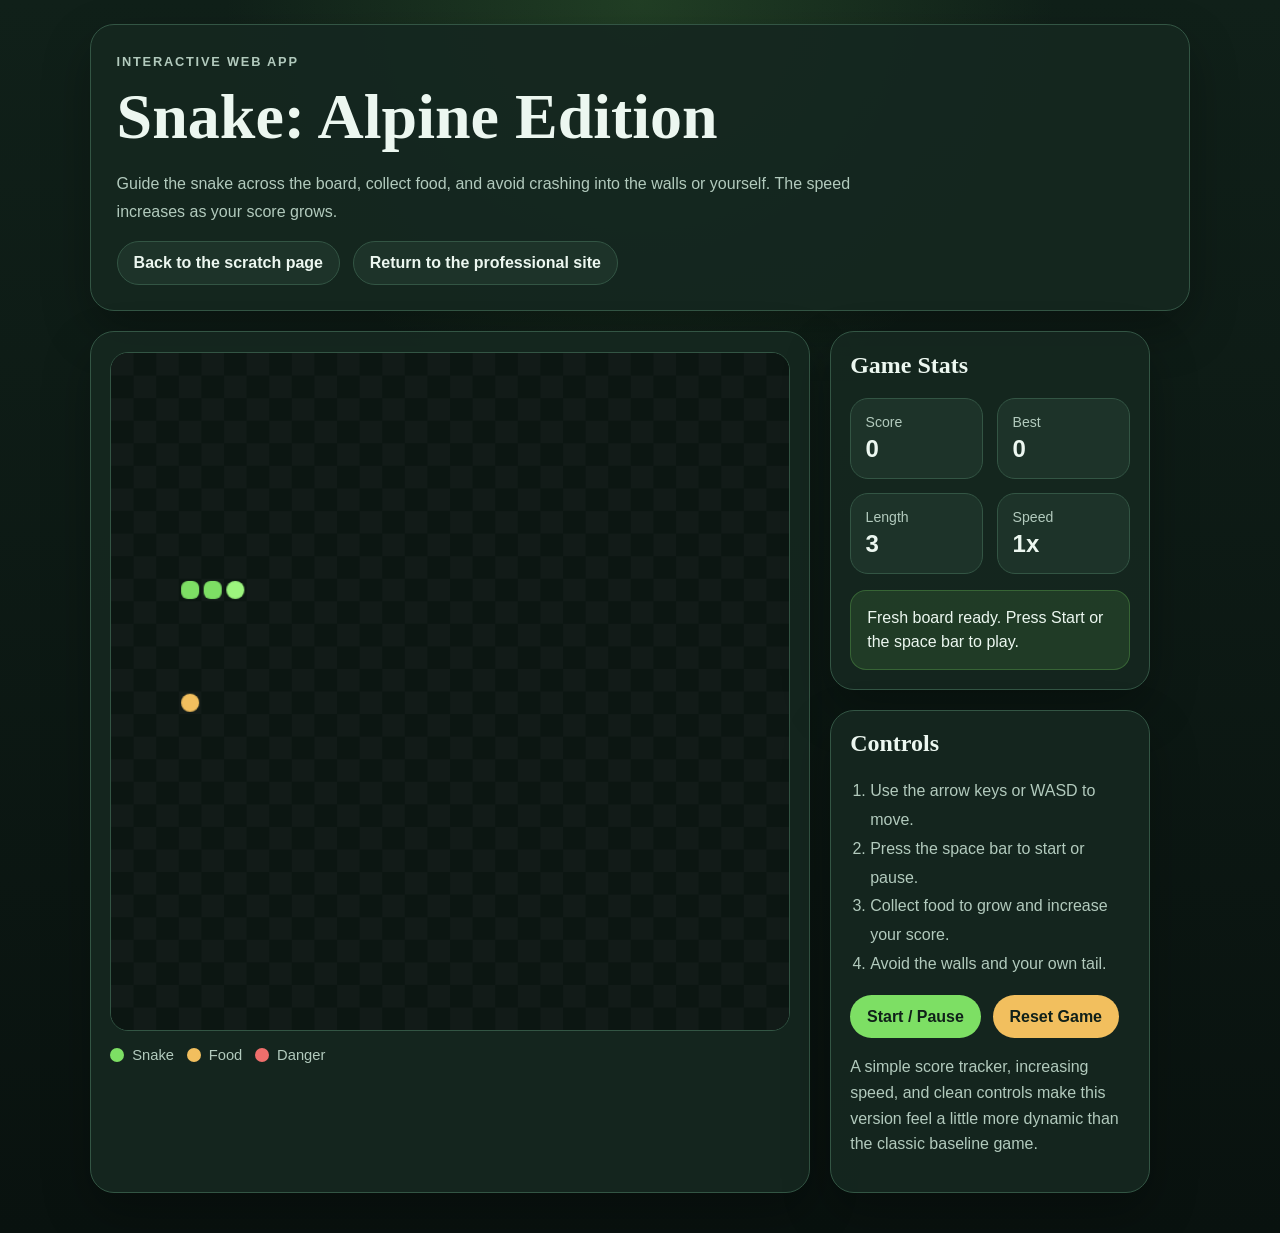
<file: app.html>
<!DOCTYPE html>
<html lang="en">
<head>
    <meta charset="UTF-8" />
    <meta name="viewport" content="width=device-width, initial-scale=1.0" />
    <title>Snake Game</title>
    <style>
        :root {
            --bg: #0e1b16;
            --panel: #15271f;
            --panel-2: #1d3329;
            --line: #335544;
            --text: #ecf7f0;
            --muted: #b2cabd;
            --accent: #7ddf64;
            --accent-2: #f2bf5e;
            --danger: #ef6f6c;
        }

        * {
            box-sizing: border-box;
        }

        body {
            margin: 0;
            min-height: 100vh;
            font-family: "Trebuchet MS", Arial, sans-serif;
            color: var(--text);
            background:
                radial-gradient(circle at top, rgba(125, 223, 100, 0.16), transparent 30%),
                linear-gradient(180deg, #102019 0%, #09120f 100%);
        }

        .page {
            width: min(1100px, calc(100% - 1.5rem));
            margin: 0 auto;
            padding: 1.5rem 0 2.5rem;
        }

        .hero,
        .board-card,
        .sidebar-card,
        .controls-card {
            background: rgba(21, 39, 31, 0.94);
            border: 1px solid var(--line);
            border-radius: 24px;
            box-shadow: 0 20px 48px rgba(0, 0, 0, 0.28);
        }

        .hero {
            padding: 1.6rem;
            margin-bottom: 1.25rem;
        }

        .eyebrow {
            margin: 0 0 0.5rem;
            color: var(--accent-2);
            text-transform: uppercase;
            letter-spacing: 0.14em;
            font-size: 0.8rem;
            font-weight: 700;
        }

        h1,
        h2 {
            font-family: Georgia, "Times New Roman", serif;
            margin-top: 0;
        }

        h1 {
            margin-bottom: 0.65rem;
            font-size: clamp(2.25rem, 5vw, 4rem);
        }

        .hero p {
            color: var(--muted);
            line-height: 1.7;
            max-width: 760px;
        }

        .hero-links {
            display: flex;
            flex-wrap: wrap;
            gap: 0.8rem;
            margin-top: 1rem;
        }

        .hero-links a {
            text-decoration: none;
            color: var(--text);
            background: var(--panel-2);
            border: 1px solid var(--line);
            border-radius: 999px;
            padding: 0.75rem 1rem;
            font-weight: 700;
        }

        .layout {
            display: grid;
            grid-template-columns: minmax(0, 720px) 320px;
            gap: 1.25rem;
        }

        .board-card {
            padding: 1.2rem;
        }

        canvas {
            width: 100%;
            max-width: 680px;
            aspect-ratio: 1 / 1;
            display: block;
            margin: 0 auto;
            background:
                linear-gradient(90deg, rgba(255,255,255,0.03) 1px, transparent 1px),
                linear-gradient(rgba(255,255,255,0.03) 1px, transparent 1px),
                #0c1612;
            background-size: 5% 5%;
            border: 1px solid var(--line);
            border-radius: 18px;
        }

        .sidebar {
            display: grid;
            gap: 1.25rem;
        }

        .sidebar-card,
        .controls-card {
            padding: 1.2rem;
        }

        .stats {
            display: grid;
            grid-template-columns: repeat(2, minmax(0, 1fr));
            gap: 0.9rem;
            margin-top: 1rem;
        }

        .stat {
            background: var(--panel-2);
            border: 1px solid var(--line);
            border-radius: 18px;
            padding: 0.9rem;
        }

        .stat-label {
            color: var(--muted);
            font-size: 0.88rem;
            margin-bottom: 0.35rem;
        }

        .stat-value {
            font-size: 1.5rem;
            font-weight: 800;
        }

        .status {
            margin-top: 1rem;
            padding: 0.95rem 1rem;
            border-radius: 16px;
            background: rgba(125, 223, 100, 0.12);
            border: 1px solid rgba(125, 223, 100, 0.25);
            color: var(--text);
            line-height: 1.5;
        }

        .controls-list {
            margin: 0;
            padding-left: 1.25rem;
            color: var(--muted);
            line-height: 1.8;
        }

        .button-row {
            display: flex;
            flex-wrap: wrap;
            gap: 0.75rem;
            margin-top: 1rem;
        }

        button {
            border: 0;
            border-radius: 999px;
            padding: 0.8rem 1.05rem;
            font: inherit;
            font-weight: 800;
            cursor: pointer;
            color: #102019;
            background: var(--accent);
        }

        button.secondary {
            background: var(--accent-2);
        }

        .note {
            color: var(--muted);
            line-height: 1.6;
        }

        .legend {
            display: flex;
            flex-wrap: wrap;
            gap: 0.8rem;
            margin-top: 1rem;
        }

        .legend-item {
            display: inline-flex;
            align-items: center;
            gap: 0.5rem;
            color: var(--muted);
            font-size: 0.92rem;
        }

        .swatch {
            width: 14px;
            height: 14px;
            border-radius: 50%;
        }

        @media (max-width: 920px) {
            .layout {
                grid-template-columns: 1fr;
            }
        }
    </style>
</head>
<body>
    <div class="page">
        <section class="hero">
            <p class="eyebrow">Interactive Web App</p>
            <h1>Snake: Alpine Edition</h1>
            <p>
                Guide the snake across the board, collect food, and avoid crashing into the walls or yourself. The speed
                increases as your score grows.
            </p>
            <div class="hero-links">
                <a href="fromScratch.html">Back to the scratch page</a>
                <a href="index.html">Return to the professional site</a>
            </div>
        </section>

        <section class="layout">
            <div class="board-card">
                <canvas id="gameBoard" width="600" height="600" aria-label="Snake game board"></canvas>
                <div class="legend">
                    <span class="legend-item"><span class="swatch" style="background:#7ddf64"></span> Snake</span>
                    <span class="legend-item"><span class="swatch" style="background:#f2bf5e"></span> Food</span>
                    <span class="legend-item"><span class="swatch" style="background:#ef6f6c"></span> Danger</span>
                </div>
            </div>

            <div class="sidebar">
                <div class="sidebar-card">
                    <h2>Game Stats</h2>
                    <div class="stats">
                        <div class="stat">
                            <div class="stat-label">Score</div>
                            <div class="stat-value" id="score">0</div>
                        </div>
                        <div class="stat">
                            <div class="stat-label">Best</div>
                            <div class="stat-value" id="bestScore">0</div>
                        </div>
                        <div class="stat">
                            <div class="stat-label">Length</div>
                            <div class="stat-value" id="length">3</div>
                        </div>
                        <div class="stat">
                            <div class="stat-label">Speed</div>
                            <div class="stat-value" id="speed">1x</div>
                        </div>
                    </div>
                    <div class="status" id="statusMessage">Press Start or hit the space bar to begin.</div>
                </div>

                <div class="controls-card">
                    <h2>Controls</h2>
                    <ol class="controls-list">
                        <li>Use the arrow keys or WASD to move.</li>
                        <li>Press the space bar to start or pause.</li>
                        <li>Collect food to grow and increase your score.</li>
                        <li>Avoid the walls and your own tail.</li>
                    </ol>
                    <div class="button-row">
                        <button id="startButton" type="button">Start / Pause</button>
                        <button id="resetButton" class="secondary" type="button">Reset Game</button>
                    </div>
                    <p class="note">
                        A simple score tracker, increasing speed, and clean controls make this version feel a little more
                        dynamic than the classic baseline game.
                    </p>
                </div>
            </div>
        </section>
    </div>

    <script>
        const board = document.getElementById("gameBoard");
        const ctx = board.getContext("2d");
        const scoreEl = document.getElementById("score");
        const bestScoreEl = document.getElementById("bestScore");
        const lengthEl = document.getElementById("length");
        const speedEl = document.getElementById("speed");
        const statusEl = document.getElementById("statusMessage");
        const startButton = document.getElementById("startButton");
        const resetButton = document.getElementById("resetButton");

        const gridSize = 20;
        const tileCount = board.width / gridSize;
        let bestScore = 0;
        let animationId = null;
        let lastTick = 0;

        const state = {
            running: false,
            gameOver: false,
            tickDelay: 150,
            score: 0,
            direction: { x: 1, y: 0 },
            nextDirection: { x: 1, y: 0 },
            snake: [],
            food: { x: 10, y: 10 }
        };

        function resetGame() {
            state.running = false;
            state.gameOver = false;
            state.tickDelay = 150;
            state.score = 0;
            state.direction = { x: 1, y: 0 };
            state.nextDirection = { x: 1, y: 0 };
            state.snake = [
                { x: 5, y: 10 },
                { x: 4, y: 10 },
                { x: 3, y: 10 }
            ];
            placeFood();
            updateStats();
            statusEl.textContent = "Fresh board ready. Press Start or the space bar to play.";
            draw();
        }

        function placeFood() {
            let valid = false;
            while (!valid) {
                const candidate = {
                    x: Math.floor(Math.random() * tileCount),
                    y: Math.floor(Math.random() * tileCount)
                };
                valid = !state.snake.some((segment) => segment.x === candidate.x && segment.y === candidate.y);
                if (valid) {
                    state.food = candidate;
                }
            }
        }

        function updateStats() {
            scoreEl.textContent = state.score;
            bestScoreEl.textContent = bestScore;
            lengthEl.textContent = state.snake.length;
            const speedMultiplier = (150 / state.tickDelay).toFixed(1).replace(".0", "");
            speedEl.textContent = `${speedMultiplier}x`;
        }

        function drawCell(x, y, color, radius = 6) {
            ctx.fillStyle = color;
            ctx.beginPath();
            ctx.roundRect(x * gridSize + 2, y * gridSize + 2, gridSize - 4, gridSize - 4, radius);
            ctx.fill();
        }

        function draw() {
            ctx.clearRect(0, 0, board.width, board.height);

            ctx.fillStyle = "#0c1612";
            ctx.fillRect(0, 0, board.width, board.height);

            for (let y = 0; y < tileCount; y += 1) {
                for (let x = 0; x < tileCount; x += 1) {
                    if ((x + y) % 2 === 0) {
                        ctx.fillStyle = "rgba(255,255,255,0.025)";
                        ctx.fillRect(x * gridSize, y * gridSize, gridSize, gridSize);
                    }
                }
            }

            drawCell(state.food.x, state.food.y, "#f2bf5e", 10);

            state.snake.forEach((segment, index) => {
                const color = index === 0 ? "#9cf57e" : "#7ddf64";
                drawCell(segment.x, segment.y, color, index === 0 ? 10 : 6);
            });

            if (state.gameOver) {
                ctx.fillStyle = "rgba(0,0,0,0.55)";
                ctx.fillRect(0, 0, board.width, board.height);
                ctx.fillStyle = "#ffffff";
                ctx.textAlign = "center";
                ctx.font = "bold 42px Georgia";
                ctx.fillText("Game Over", board.width / 2, board.height / 2 - 10);
                ctx.font = "20px Trebuchet MS";
                ctx.fillText("Press Reset to play again", board.width / 2, board.height / 2 + 30);
            }
        }

        function changeDirection(x, y) {
            if (state.direction.x === -x && state.direction.y === -y && state.running) {
                return;
            }
            state.nextDirection = { x, y };
        }

        function endGame() {
            state.running = false;
            state.gameOver = true;
            bestScore = Math.max(bestScore, state.score);
            updateStats();
            statusEl.textContent = "Crash. Reset the board and see if you can beat your best score.";
            draw();
        }

        function step() {
            state.direction = state.nextDirection;
            const newHead = {
                x: state.snake[0].x + state.direction.x,
                y: state.snake[0].y + state.direction.y
            };

            const hitWall =
                newHead.x < 0 ||
                newHead.y < 0 ||
                newHead.x >= tileCount ||
                newHead.y >= tileCount;

            const hitSelf = state.snake.some((segment) => segment.x === newHead.x && segment.y === newHead.y);

            if (hitWall || hitSelf) {
                endGame();
                return;
            }

            state.snake.unshift(newHead);

            if (newHead.x === state.food.x && newHead.y === state.food.y) {
                state.score += 10;
                state.tickDelay = Math.max(70, state.tickDelay - 5);
                bestScore = Math.max(bestScore, state.score);
                statusEl.textContent = "Nice. The snake got longer and the game sped up.";
                placeFood();
            } else {
                state.snake.pop();
            }

            updateStats();
            draw();
        }

        function gameLoop(timestamp) {
            if (!state.running) {
                animationId = requestAnimationFrame(gameLoop);
                return;
            }

            if (!lastTick) {
                lastTick = timestamp;
            }

            if (timestamp - lastTick >= state.tickDelay) {
                lastTick = timestamp;
                step();
            }

            animationId = requestAnimationFrame(gameLoop);
        }

        function toggleRunning() {
            if (state.gameOver) {
                return;
            }
            state.running = !state.running;
            statusEl.textContent = state.running
                ? "Game on. Stay ahead of the walls and your own tail."
                : "Paused. Press Start or the space bar to continue.";
            if (state.running) {
                lastTick = 0;
            }
        }

        window.addEventListener("keydown", (event) => {
            const key = event.key.toLowerCase();

            if (["arrowup", "arrowdown", "arrowleft", "arrowright", " ", "w", "a", "s", "d"].includes(key)) {
                event.preventDefault();
            }

            if (key === "arrowup" || key === "w") changeDirection(0, -1);
            if (key === "arrowdown" || key === "s") changeDirection(0, 1);
            if (key === "arrowleft" || key === "a") changeDirection(-1, 0);
            if (key === "arrowright" || key === "d") changeDirection(1, 0);
            if (key === " ") toggleRunning();
        });

        startButton.addEventListener("click", toggleRunning);
        resetButton.addEventListener("click", () => {
            resetGame();
        });

        resetGame();
        if (!animationId) {
            animationId = requestAnimationFrame(gameLoop);
        }
    </script>
</body>
</html>
</file>
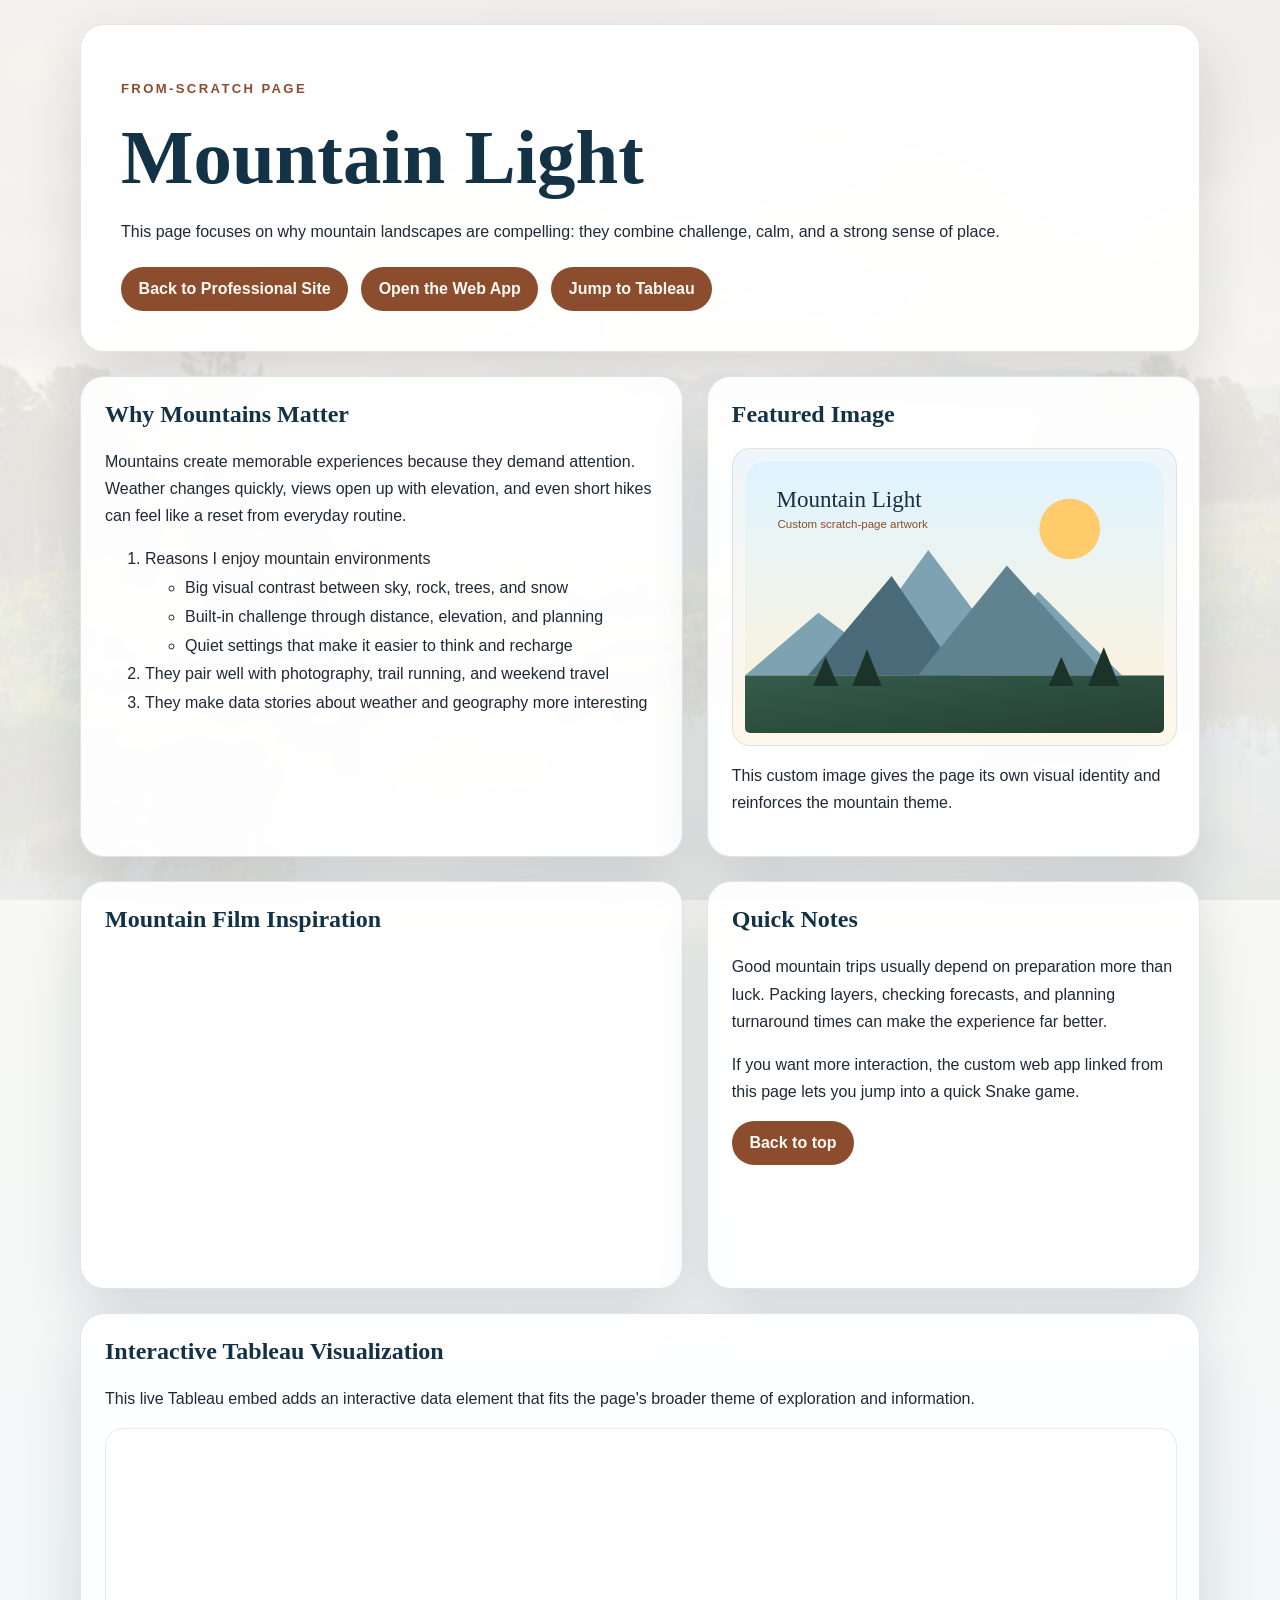
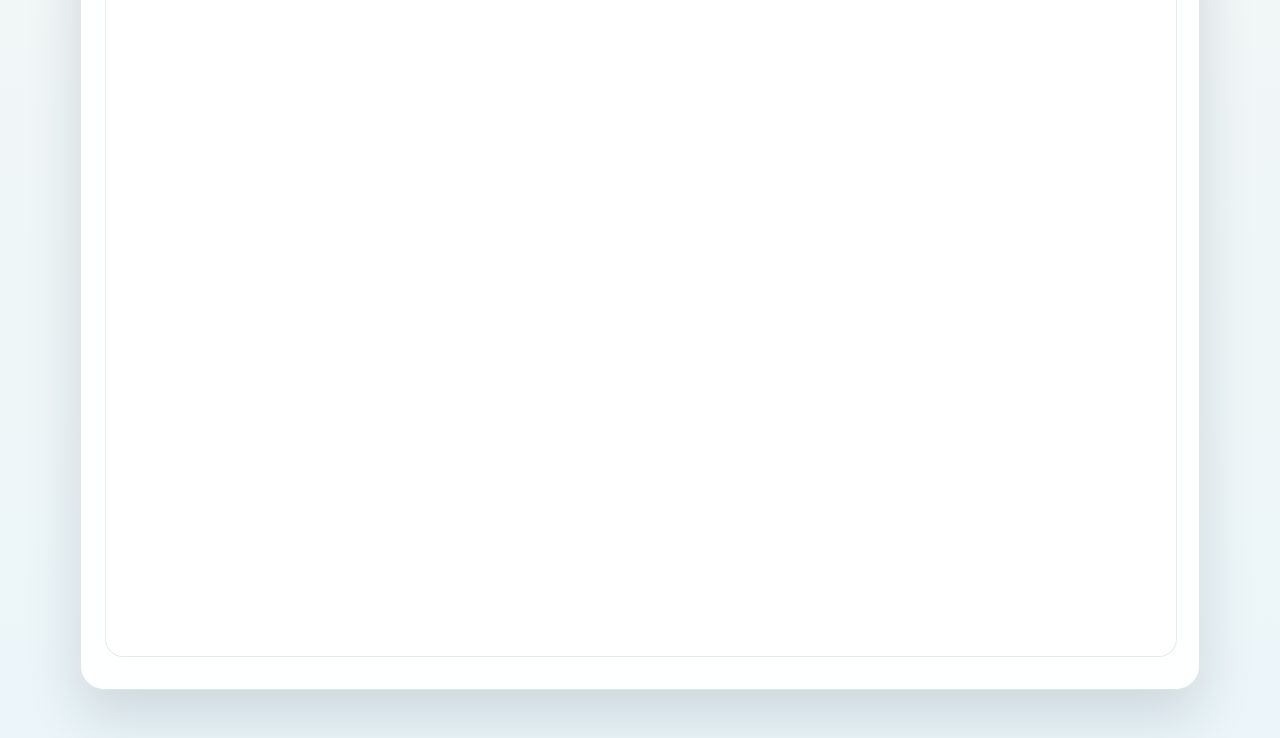
<file: fromScratch.html>
<!DOCTYPE html>
<html lang="en">
<head>
    <meta charset="UTF-8" />
    <meta name="viewport" content="width=device-width, initial-scale=1.0" />
    <meta name="description" content="A custom scratch-built page about mountain landscapes with original HTML and CSS." />
    <title>From Scratch | Mountain Light</title>
    <link rel="stylesheet" href="css/scratch.css" />
</head>
<body>
    <div class="page-shell" id="top">
        <div class="hero-block">
            <div class="hero-copy">
                <p class="eyebrow">From-Scratch Page</p>
                <h1>Mountain Light</h1>
                <p>This page focuses on why mountain landscapes are compelling: they combine challenge, calm, and a strong sense of place.</p>
                <div class="hero-links">
                    <a href="index.html">Back to Professional Site</a>
                    <a href="app.html">Open the Web App</a>
                    <a href="#tableau-section">Jump to Tableau</a>
                </div>
            </div>
        </div>
        <div class="content-grid">
            <div class="info-card">
                <h2>Why Mountains Matter</h2>
                <p>Mountains create memorable experiences because they demand attention. Weather changes quickly, views open up with elevation, and even short hikes can feel like a reset from everyday routine.</p>
                <ol>
                    <li>
                        Reasons I enjoy mountain environments
                        <ul>
                            <li>Big visual contrast between sky, rock, trees, and snow</li>
                            <li>Built-in challenge through distance, elevation, and planning</li>
                            <li>Quiet settings that make it easier to think and recharge</li>
                        </ul>
                    </li>
                    <li>They pair well with photography, trail running, and weekend travel</li>
                    <li>They make data stories about weather and geography more interesting</li>
                </ol>
            </div>
            <div class="photo-card">
                <h2>Featured Image</h2>
                <img src="assets/img/mountain-badge.svg" alt="Custom illustrated mountain badge with sun, peaks, and trees" />
                <p>This custom image gives the page its own visual identity and reinforces the mountain theme.</p>
            </div>
        </div>
        <div class="media-row">
            <div class="video-card">
                <h2>Mountain Film Inspiration</h2>
                <div class="video-frame">
                    <iframe
                        src="https://www.youtube.com/embed/Scxs7L0vhZ4?si=1CzNwI4l6hSgcLz6"
                        title="YouTube video player"
                        allow="accelerometer; autoplay; clipboard-write; encrypted-media; gyroscope; picture-in-picture; web-share"
                        allowfullscreen
                    ></iframe>
                </div>
            </div>
            <div class="notes-card">
                <h2>Quick Notes</h2>
                <p>Good mountain trips usually depend on preparation more than luck. Packing layers, checking forecasts, and planning turnaround times can make the experience far better.</p>
                <p>If you want more interaction, the custom web app linked from this page lets you jump into a quick Snake game.</p>
                <a class="anchor-link" href="#top">Back to top</a>
            </div>
        </div>
        <div class="tableau-card" id="tableau-section">
            <h2>Interactive Tableau Visualization</h2>
            <p>This live Tableau embed adds an interactive data element that fits the page's broader theme of exploration and information.</p>
            <div class="tableauPlaceholder" id="viz1744669953704">
                <noscript>
                    <a href="https://public.tableau.com/views/RegionalSampleWorkbook/College">View the Tableau visualization</a>
                </noscript>
                <object class="tableauViz">
                    <param name="host_url" value="https%3A%2F%2Fpublic.tableau.com%2F" />
                    <param name="embed_code_version" value="3" />
                    <param name="site_root" value="" />
                    <param name="name" value="RegionalSampleWorkbook/College" />
                    <param name="tabs" value="no" />
                    <param name="toolbar" value="yes" />
                    <param name="showVizHome" value="no" />
                </object>
            </div>
        </div>
    </div>
    <script type="text/javascript">
        const divElement = document.getElementById("viz1744669953704");
        const vizElement = divElement.getElementsByTagName("object")[0];
        vizElement.style.width = "100%";
        vizElement.style.height = "827px";
        const scriptElement = document.createElement("script");
        scriptElement.src = "https://public.tableau.com/javascripts/api/viz_v1.js";
        vizElement.parentNode.insertBefore(scriptElement, vizElement);
    </script>
</body>
</html>
</file>
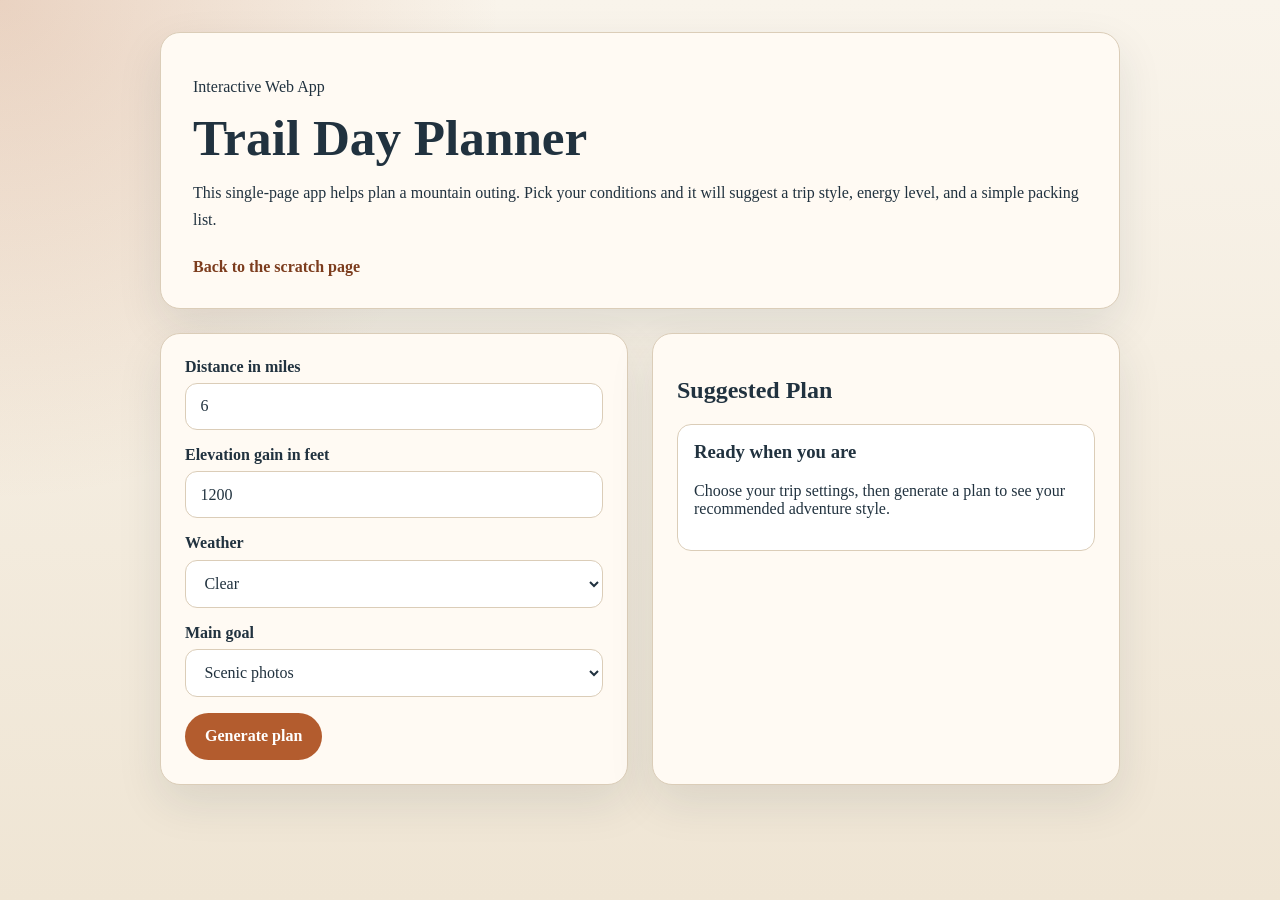
<file: startbootstrap-clean-blog-gh-pages/app.html>
<!DOCTYPE html>
<html lang="en">
<head>
    <meta charset="UTF-8" />
    <meta name="viewport" content="width=device-width, initial-scale=1.0" />
    <title>Trail Day Planner</title>
    <style>
        :root {
            color-scheme: light;
            --bg: #f4efe6;
            --panel: #fffaf3;
            --ink: #21323f;
            --accent: #b35c2e;
            --accent-dark: #7c3c1d;
            --line: #dbcdb8;
        }
        * { box-sizing: border-box; }
        body {
            margin: 0;
            font-family: Georgia, "Times New Roman", serif;
            color: var(--ink);
            background:
                radial-gradient(circle at top left, rgba(179, 92, 46, 0.22), transparent 32%),
                linear-gradient(180deg, #f9f4eb 0%, #efe5d4 100%);
            min-height: 100vh;
        }
        .app-shell {
            width: min(960px, calc(100% - 2rem));
            margin: 0 auto;
            padding: 2rem 0 3rem;
        }
        .app-header,
        .app-panel,
        .results-panel {
            background: var(--panel);
            border: 1px solid var(--line);
            border-radius: 20px;
            box-shadow: 0 18px 45px rgba(33, 50, 63, 0.1);
        }
        .app-header {
            padding: 2rem;
            margin-bottom: 1.5rem;
        }
        .app-header h1 {
            margin: 0 0 0.75rem;
            font-size: clamp(2rem, 4vw, 3.5rem);
        }
        .app-header p {
            margin: 0.5rem 0;
            line-height: 1.7;
        }
        .nav-link {
            display: inline-block;
            margin-top: 1rem;
            color: var(--accent-dark);
            font-weight: 700;
            text-decoration: none;
        }
        .planner-grid {
            display: grid;
            gap: 1.5rem;
            grid-template-columns: repeat(auto-fit, minmax(280px, 1fr));
        }
        .app-panel,
        .results-panel {
            padding: 1.5rem;
        }
        label {
            display: block;
            font-weight: 700;
            margin-bottom: 0.45rem;
        }
        input,
        select {
            width: 100%;
            padding: 0.85rem 0.9rem;
            border: 1px solid var(--line);
            border-radius: 12px;
            background: #fff;
            margin-bottom: 1rem;
            font: inherit;
            color: var(--ink);
        }
        button {
            border: 0;
            border-radius: 999px;
            background: var(--accent);
            color: #fff;
            padding: 0.9rem 1.25rem;
            font: inherit;
            font-weight: 700;
            cursor: pointer;
        }
        .result-card {
            margin-top: 1rem;
            padding: 1rem;
            border-radius: 14px;
            background: #fff;
            border: 1px solid var(--line);
        }
        .result-card h3 {
            margin-top: 0;
        }
        .pill-row {
            display: flex;
            flex-wrap: wrap;
            gap: 0.6rem;
            margin-top: 1rem;
        }
        .pill {
            padding: 0.45rem 0.8rem;
            border-radius: 999px;
            background: #efe1d1;
            color: var(--accent-dark);
            font-weight: 700;
        }
        @media (max-width: 640px) {
            .app-shell {
                width: min(100% - 1rem, 960px);
            }
            .app-header,
            .app-panel,
            .results-panel {
                padding: 1.2rem;
            }
        }
    </style>
</head>
<body>
    <div class="app-shell">
        <div class="app-header">
            <p>Interactive Web App</p>
            <h1>Trail Day Planner</h1>
            <p>This single-page app helps plan a mountain outing. Pick your conditions and it will suggest a trip style, energy level, and a simple packing list.</p>
            <a class="nav-link" href="fromScratch.html">Back to the scratch page</a>
        </div>
        <div class="planner-grid">
            <div class="app-panel">
                <label for="distance">Distance in miles</label>
                <input id="distance" type="number" min="1" max="25" value="6" />
                <label for="elevation">Elevation gain in feet</label>
                <input id="elevation" type="number" min="0" max="6000" value="1200" />
                <label for="weather">Weather</label>
                <select id="weather">
                    <option value="clear">Clear</option>
                    <option value="windy">Windy</option>
                    <option value="hot">Hot</option>
                    <option value="cold">Cold</option>
                </select>
                <label for="goal">Main goal</label>
                <select id="goal">
                    <option value="photos">Scenic photos</option>
                    <option value="fitness">Fitness challenge</option>
                    <option value="quiet">Quiet reset</option>
                    <option value="friends">Trip with friends</option>
                </select>
                <button id="generatePlan" type="button">Generate plan</button>
            </div>
            <div class="results-panel">
                <h2>Suggested Plan</h2>
                <div id="planOutput" class="result-card">
                    <h3>Ready when you are</h3>
                    <p>Choose your trip settings, then generate a plan to see your recommended adventure style.</p>
                </div>
            </div>
        </div>
    </div>
    <script>
        const button = document.getElementById("generatePlan");
        const output = document.getElementById("planOutput");
        function classifyEffort(distance, elevation) {
            const score = distance * 1.2 + elevation / 800;
            if (score < 8) return "Easy-going";
            if (score < 14) return "Moderate";
            return "High effort";
        }
        function weatherTip(weather) {
            const tips = {
                clear: "Pack water, sunglasses, and time for a longer summit break.",
                windy: "Bring a shell layer and expect exposed sections to feel colder.",
                hot: "Start early, carry extra water, and look for shaded stops.",
                cold: "Add gloves and a warm layer, especially if you'll stop for photos."
            };
            return tips[weather];
        }
        function goalStyle(goal) {
            const styles = {
                photos: "Choose a route with overlooks and leave space in the schedule for stops.",
                fitness: "Keep the pace steady and treat the climb as the main challenge.",
                quiet: "Look for less crowded trails and plan a slower, more reflective outing.",
                friends: "Use a moderate route with scenic breaks and a clear turnaround time."
            };
            return styles[goal];
        }
        function buildPackingList(weather, goal) {
            const base = ["Water", "Trail snacks", "Phone", "Sun protection"];
            if (weather === "windy" || weather === "cold") base.push("Extra layer");
            if (weather === "hot") base.push("Electrolytes");
            if (goal === "photos") base.push("Camera or tripod");
            if (goal === "friends") base.push("Shared map or group plan");
            return base;
        }
        button.addEventListener("click", () => {
            const distance = Number(document.getElementById("distance").value);
            const elevation = Number(document.getElementById("elevation").value);
            const weather = document.getElementById("weather").value;
            const goal = document.getElementById("goal").value;
            const effort = classifyEffort(distance, elevation);
            const list = buildPackingList(weather, goal);
            const daylightHours = Math.max(3, Math.round(distance / 2 + elevation / 1400 + 2));
            output.innerHTML = `
                <h3>${effort} mountain day</h3>
                <p>${goalStyle(goal)}</p>
                <p>${weatherTip(weather)}</p>
                <p>Recommended time block: about ${daylightHours} hours including breaks.</p>
                <div class="pill-row">
                    ${list.map((item) => `<span class="pill">${item}</span>`).join("")}
                </div>
            `;
        });
    </script>
</body>
</html>
</file>
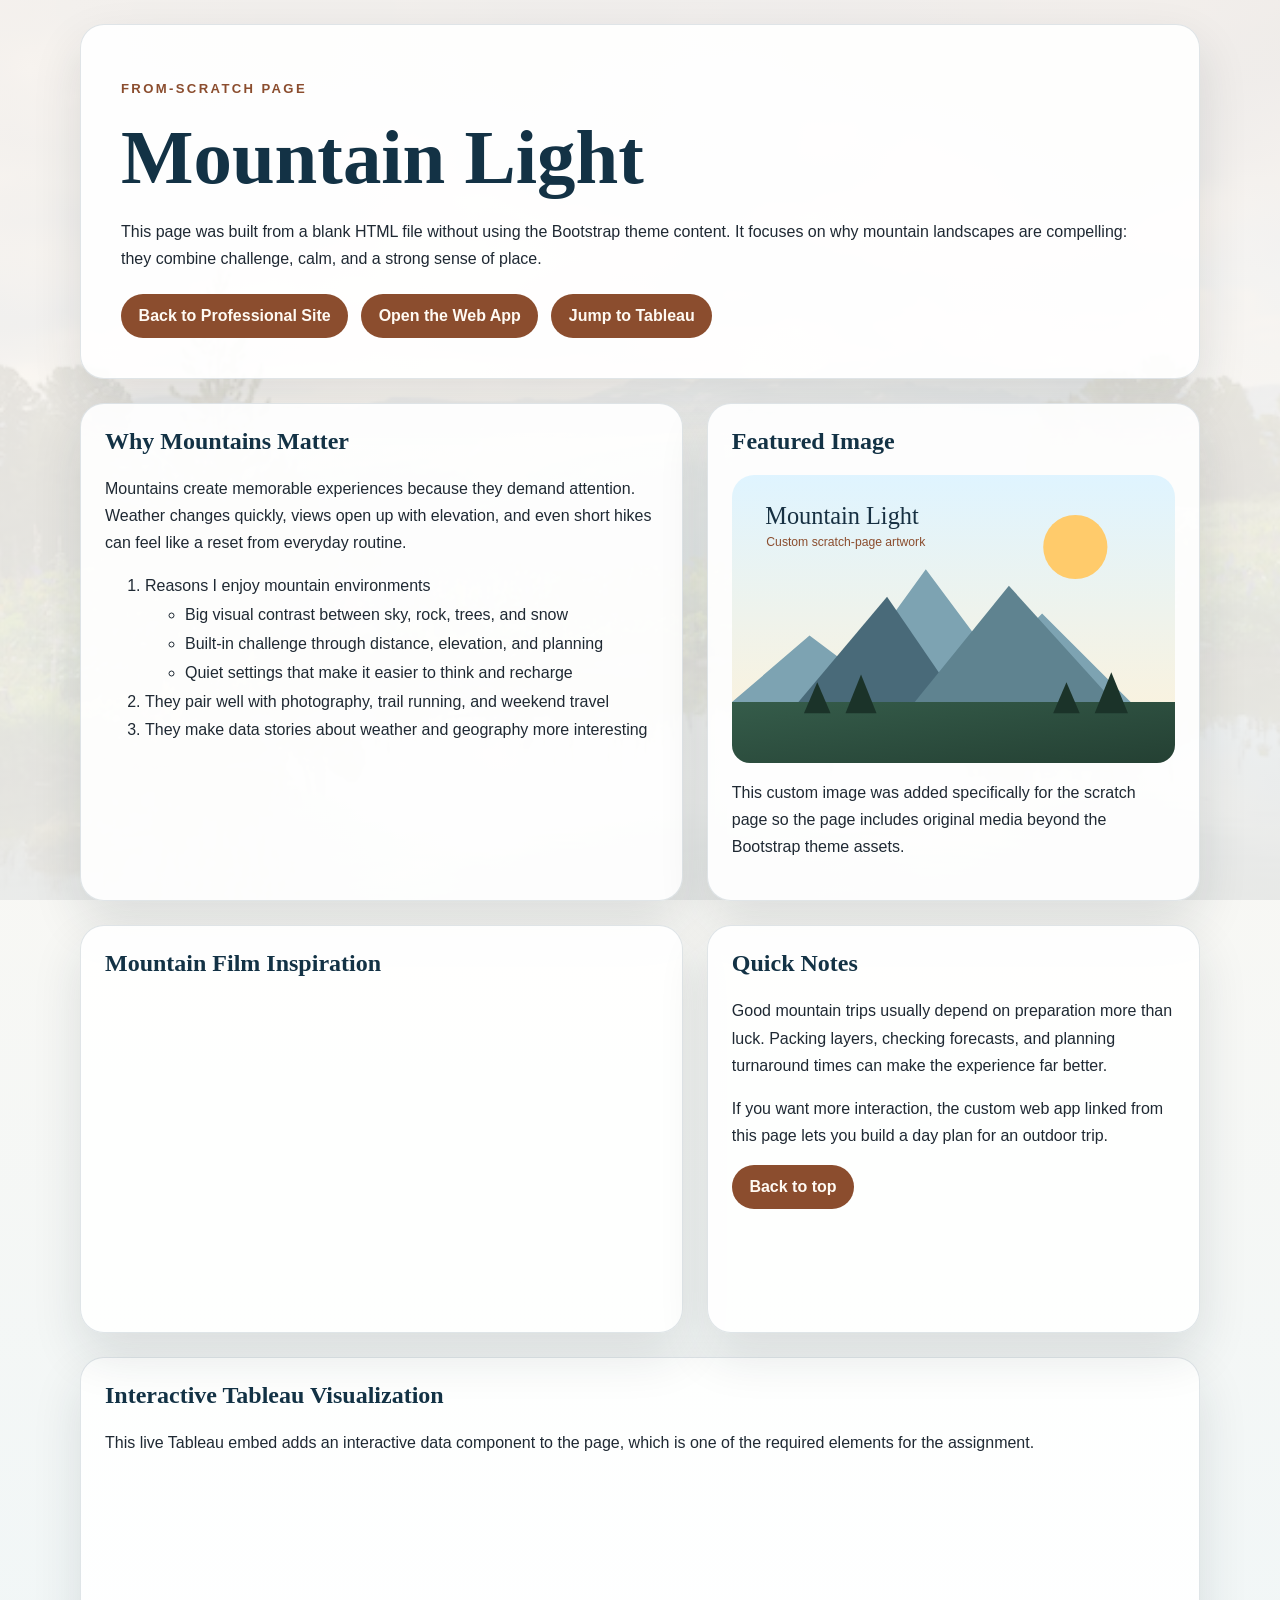
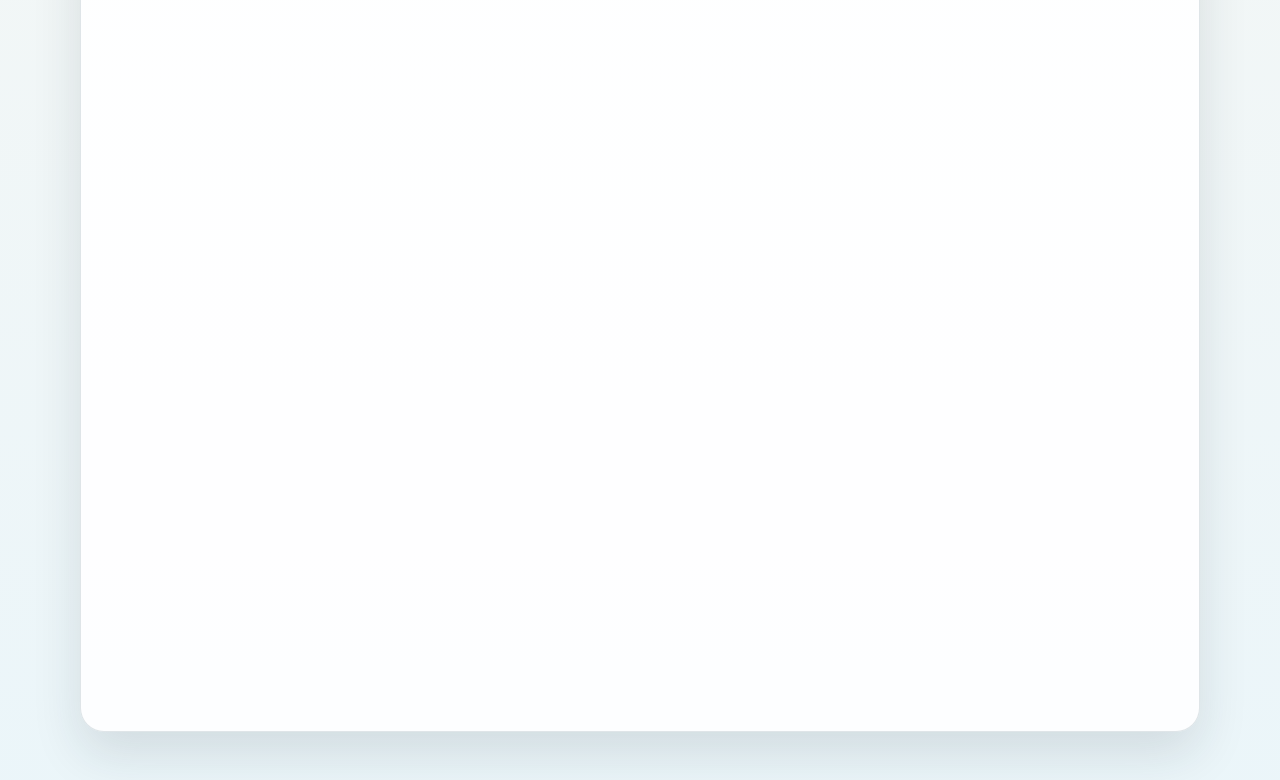
<file: startbootstrap-clean-blog-gh-pages/fromScratch.html>
<!DOCTYPE html>
<html lang="en">
<head>
    <meta charset="UTF-8" />
    <meta name="viewport" content="width=device-width, initial-scale=1.0" />
    <meta name="description" content="A custom scratch-built page about mountain landscapes with original HTML and CSS." />
    <title>From Scratch | Mountain Light</title>
    <link rel="stylesheet" href="css/scratch.css" />
</head>
<body>
    <div class="page-shell" id="top">
        <div class="hero-block">
            <div class="hero-copy">
                <p class="eyebrow">From-Scratch Page</p>
                <h1>Mountain Light</h1>
                <p>This page was built from a blank HTML file without using the Bootstrap theme content. It focuses on why mountain landscapes are compelling: they combine challenge, calm, and a strong sense of place.</p>
                <div class="hero-links">
                    <a href="index.html">Back to Professional Site</a>
                    <a href="app.html">Open the Web App</a>
                    <a href="#tableau-section">Jump to Tableau</a>
                </div>
            </div>
        </div>
        <div class="content-grid">
            <div class="info-card">
                <h2>Why Mountains Matter</h2>
                <p>Mountains create memorable experiences because they demand attention. Weather changes quickly, views open up with elevation, and even short hikes can feel like a reset from everyday routine.</p>
                <ol>
                    <li>
                        Reasons I enjoy mountain environments
                        <ul>
                            <li>Big visual contrast between sky, rock, trees, and snow</li>
                            <li>Built-in challenge through distance, elevation, and planning</li>
                            <li>Quiet settings that make it easier to think and recharge</li>
                        </ul>
                    </li>
                    <li>They pair well with photography, trail running, and weekend travel</li>
                    <li>They make data stories about weather and geography more interesting</li>
                </ol>
            </div>
            <div class="photo-card">
                <h2>Featured Image</h2>
                <img src="assets/img/mountain-badge.svg" alt="Custom illustrated mountain badge with sun, peaks, and trees" />
                <p>This custom image was added specifically for the scratch page so the page includes original media beyond the Bootstrap theme assets.</p>
            </div>
        </div>
        <div class="media-row">
            <div class="video-card">
                <h2>Mountain Film Inspiration</h2>
                <div class="video-frame">
                    <iframe
                        src="https://www.youtube.com/embed/Scxs7L0vhZ4?si=1CzNwI4l6hSgcLz6"
                        title="YouTube video player"
                        allow="accelerometer; autoplay; clipboard-write; encrypted-media; gyroscope; picture-in-picture; web-share"
                        allowfullscreen
                    ></iframe>
                </div>
            </div>
            <div class="notes-card">
                <h2>Quick Notes</h2>
                <p>Good mountain trips usually depend on preparation more than luck. Packing layers, checking forecasts, and planning turnaround times can make the experience far better.</p>
                <p>If you want more interaction, the custom web app linked from this page lets you build a day plan for an outdoor trip.</p>
                <a class="anchor-link" href="#top">Back to top</a>
            </div>
        </div>
        <div class="tableau-card" id="tableau-section">
            <h2>Interactive Tableau Visualization</h2>
            <p>This live Tableau embed adds an interactive data component to the page, which is one of the required elements for the assignment.</p>
            <div class="tableauPlaceholder" id="viz1744669953704">
                <noscript>
                    <a href="https://public.tableau.com/views/RegionalSampleWorkbook/College">View the Tableau visualization</a>
                </noscript>
                <object class="tableauViz">
                    <param name="host_url" value="https%3A%2F%2Fpublic.tableau.com%2F" />
                    <param name="embed_code_version" value="3" />
                    <param name="site_root" value="" />
                    <param name="name" value="RegionalSampleWorkbook/College" />
                    <param name="tabs" value="no" />
                    <param name="toolbar" value="yes" />
                    <param name="showVizHome" value="no" />
                </object>
            </div>
        </div>
    </div>
    <script type="text/javascript">
        const divElement = document.getElementById("viz1744669953704");
        const vizElement = divElement.getElementsByTagName("object")[0];
        vizElement.style.width = "100%";
        vizElement.style.height = "827px";
        const scriptElement = document.createElement("script");
        scriptElement.src = "https://public.tableau.com/javascripts/api/viz_v1.js";
        vizElement.parentNode.insertBefore(scriptElement, vizElement);
    </script>
</body>
</html>
</file>
<file: css/scratch.css>
body {
    margin: 0;
    font-family: "Trebuchet MS", "Gill Sans", sans-serif;
    color: #1f2933;
    background:
        linear-gradient(rgba(255, 248, 240, 0.9), rgba(234, 245, 249, 0.95)),
        url("../assets/img/Landscape.avif") center top / cover fixed no-repeat;
}

.page-shell {
    width: min(1120px, calc(100% - 2rem));
    margin: 0 auto;
    padding: 1.5rem 0 3rem;
}

.hero-block,
.info-card,
.photo-card,
.video-card,
.notes-card,
.tableau-card {
    background: rgba(255, 255, 255, 0.92);
    border: 1px solid rgba(46, 82, 102, 0.15);
    border-radius: 24px;
    box-shadow: 0 26px 55px rgba(21, 38, 53, 0.14);
    backdrop-filter: blur(4px);
}

.hero-block {
    padding: 2.5rem;
    margin-bottom: 1.5rem;
}

.eyebrow {
    text-transform: uppercase;
    letter-spacing: 0.18em;
    color: #8b4d2e;
    font-weight: 700;
    font-size: 0.82rem;
}

h1,
h2 {
    font-family: Georgia, "Times New Roman", serif;
    color: #133245;
}

h1 {
    font-size: clamp(2.5rem, 6vw, 4.8rem);
    margin: 0.3rem 0 1rem;
}

h2 {
    margin-top: 0;
}

.hero-copy p,
.info-card p,
.photo-card p,
.notes-card p,
.tableau-card p {
    line-height: 1.7;
}

.hero-links {
    display: flex;
    flex-wrap: wrap;
    gap: 0.8rem;
    margin-top: 1.4rem;
}

.hero-links a,
.anchor-link {
    display: inline-block;
    text-decoration: none;
    color: #fffaf3;
    background: #8b4d2e;
    padding: 0.8rem 1.1rem;
    border-radius: 999px;
    font-weight: 700;
    transition: transform 0.2s ease, background 0.2s ease;
}

.hero-links a:hover,
.anchor-link:hover {
    background: #6f3d22;
    transform: translateY(-2px);
}

.content-grid,
.media-row {
    display: grid;
    grid-template-columns: 1.1fr 0.9fr;
    gap: 1.5rem;
    margin-bottom: 1.5rem;
}

.info-card,
.photo-card,
.video-card,
.notes-card,
.tableau-card {
    padding: 1.5rem;
}

.photo-card img {
    width: calc(100% - 1.5rem);
    max-width: 100%;
    display: block;
    border-radius: 18px;
    margin: 0.75rem auto 1rem;
    border: 1px solid rgba(19, 50, 69, 0.1);
    background: linear-gradient(180deg, #eef6fb 0%, #fff7ea 100%);
    padding: 0.75rem;
}

ol,
ul {
    line-height: 1.8;
}

.video-frame {
    position: relative;
    padding-bottom: 56.25%;
    height: 0;
    overflow: hidden;
    border-radius: 18px;
}

.video-frame iframe {
    position: absolute;
    inset: 0;
    width: 100%;
    height: 100%;
    border: 0;
}

.tableau-card {
    padding-bottom: 2rem;
}

.tableauPlaceholder {
    width: 100%;
    min-height: 700px;
    overflow: hidden;
    border-radius: 18px;
    border: 1px solid rgba(19, 50, 69, 0.1);
    background: rgba(255, 255, 255, 0.85);
}

.tableauViz {
    display: block;
}

@media (max-width: 860px) {
    .content-grid,
    .media-row {
        grid-template-columns: 1fr;
    }

    .hero-block,
    .info-card,
    .photo-card,
    .video-card,
    .notes-card,
    .tableau-card {
        padding: 1.2rem;
    }
}
</file>
<file: startbootstrap-clean-blog-gh-pages/css/scratch.css>
body {
    margin: 0;
    font-family: "Trebuchet MS", "Gill Sans", sans-serif;
    color: #1f2933;
    background:
        linear-gradient(rgba(255, 248, 240, 0.9), rgba(234, 245, 249, 0.95)),
        url("../assets/img/Landscape.avif") center top / cover fixed no-repeat;
}

.page-shell {
    width: min(1120px, calc(100% - 2rem));
    margin: 0 auto;
    padding: 1.5rem 0 3rem;
}

.hero-block,
.info-card,
.photo-card,
.video-card,
.notes-card,
.tableau-card {
    background: rgba(255, 255, 255, 0.9);
    border: 1px solid rgba(46, 82, 102, 0.15);
    border-radius: 24px;
    box-shadow: 0 22px 50px rgba(21, 38, 53, 0.12);
}

.hero-block {
    padding: 2.5rem;
    margin-bottom: 1.5rem;
}

.eyebrow {
    text-transform: uppercase;
    letter-spacing: 0.18em;
    color: #8b4d2e;
    font-weight: 700;
    font-size: 0.82rem;
}

h1,
h2 {
    font-family: Georgia, "Times New Roman", serif;
    color: #133245;
}

h1 {
    font-size: clamp(2.5rem, 6vw, 4.8rem);
    margin: 0.3rem 0 1rem;
}

h2 {
    margin-top: 0;
}

.hero-copy p,
.info-card p,
.photo-card p,
.notes-card p,
.tableau-card p {
    line-height: 1.7;
}

.hero-links {
    display: flex;
    flex-wrap: wrap;
    gap: 0.8rem;
    margin-top: 1.4rem;
}

.hero-links a,
.anchor-link {
    display: inline-block;
    text-decoration: none;
    color: #fffaf3;
    background: #8b4d2e;
    padding: 0.8rem 1.1rem;
    border-radius: 999px;
    font-weight: 700;
}

.content-grid,
.media-row {
    display: grid;
    grid-template-columns: 1.1fr 0.9fr;
    gap: 1.5rem;
    margin-bottom: 1.5rem;
}

.info-card,
.photo-card,
.video-card,
.notes-card,
.tableau-card {
    padding: 1.5rem;
}

.photo-card img {
    width: 100%;
    display: block;
    border-radius: 18px;
    margin-bottom: 1rem;
}

ol,
ul {
    line-height: 1.8;
}

.video-frame {
    position: relative;
    padding-bottom: 56.25%;
    height: 0;
    overflow: hidden;
    border-radius: 18px;
}

.video-frame iframe {
    position: absolute;
    inset: 0;
    width: 100%;
    height: 100%;
    border: 0;
}

.tableau-card {
    padding-bottom: 2rem;
}

.tableauPlaceholder {
    width: 100%;
    min-height: 700px;
    overflow: hidden;
    border-radius: 18px;
}

.tableauViz {
    display: block;
}

@media (max-width: 860px) {
    .content-grid,
    .media-row {
        grid-template-columns: 1fr;
    }

    .hero-block,
    .info-card,
    .photo-card,
    .video-card,
    .notes-card,
    .tableau-card {
        padding: 1.2rem;
    }
}
</file>
